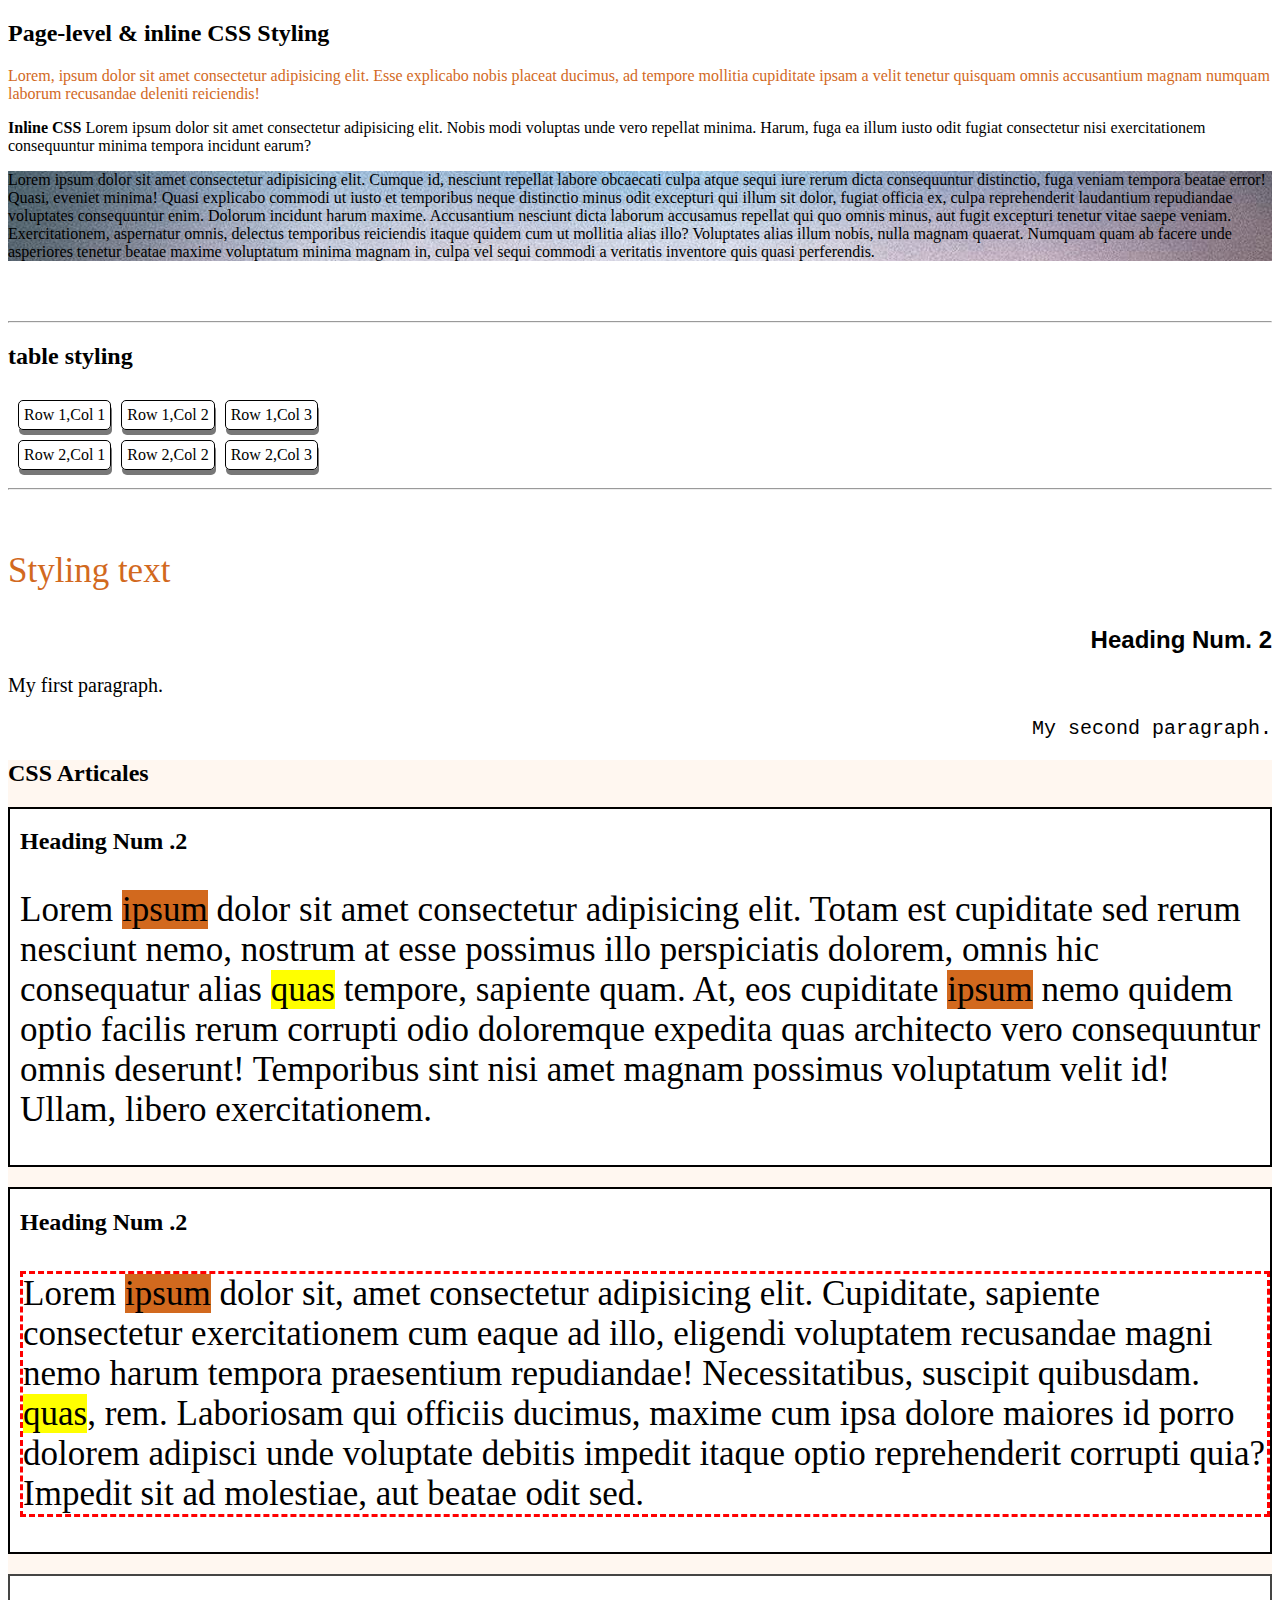
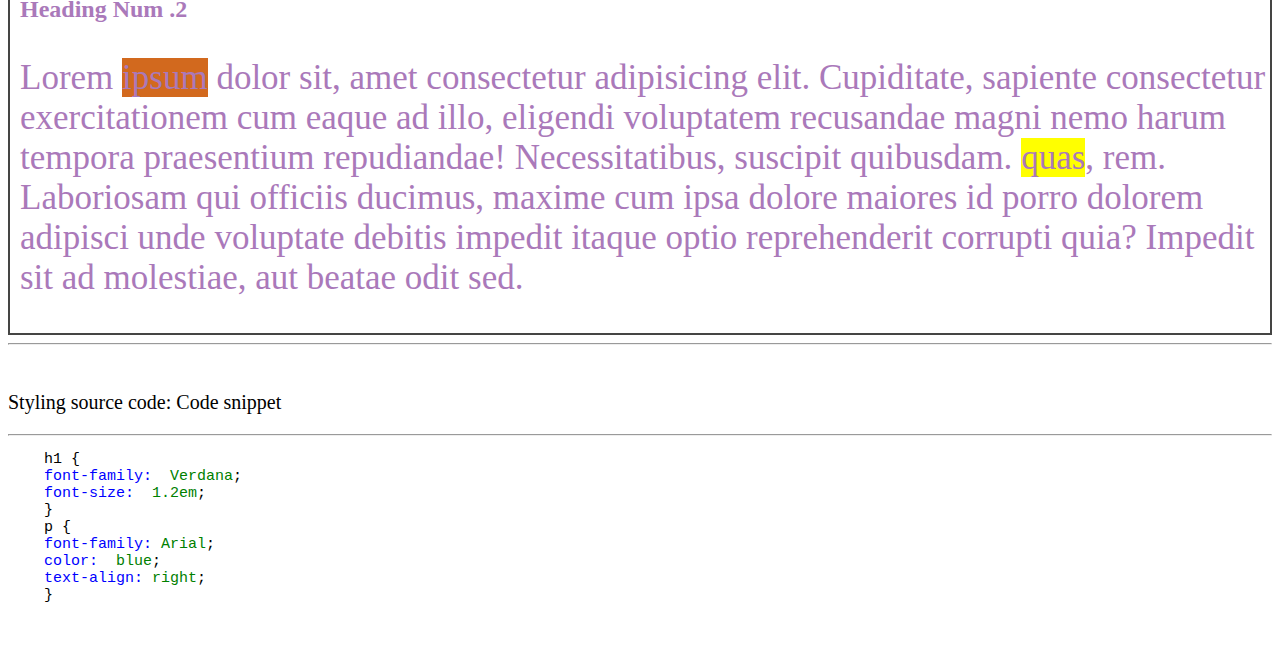
<file: 12-5-2024/index.html>
<!DOCTYPE html>
<html lang="en">
<head>
    <meta charset="UTF-8">
    <meta name="viewport" content="width=device-width, initial-scale=1.0">
    <link rel="stylesheet" href="style.css">
    <title>Document</title>
</head>
<body>
    <h2>Page-level &amp; inline CSS Styling</h2>
    <p style="color: chocolate;">Lorem, ipsum dolor sit amet consectetur adipisicing elit. Esse explicabo nobis placeat ducimus, ad tempore mollitia cupiditate ipsam a velit tenetur quisquam omnis accusantium magnam numquam laborum recusandae deleniti reiciendis!</p>
    <p><span style="font-weight: bold;">Inline CSS</span> Lorem ipsum dolor sit amet consectetur adipisicing elit. Nobis modi voluptas unde vero repellat minima. Harum, fuga ea illum iusto odit fugiat consectetur nisi exercitationem consequuntur minima tempora incidunt earum?</p>
    <p style="background-image:url(pexels-mateusz-dach-99805-3516751.jpg) ;">Lorem ipsum dolor sit amet consectetur adipisicing elit. Cumque id, nesciunt repellat labore obcaecati culpa atque sequi iure rerum dicta consequuntur distinctio, fuga veniam tempora beatae error! Quasi, eveniet minima!
    Quasi explicabo commodi ut iusto et temporibus neque distinctio minus odit excepturi qui illum sit dolor, fugiat officia ex, culpa reprehenderit laudantium repudiandae voluptates consequuntur enim. Dolorum incidunt harum maxime.
    Accusantium nesciunt dicta laborum accusamus repellat qui quo omnis minus, aut fugit excepturi tenetur vitae saepe veniam. Exercitationem, aspernatur omnis, delectus temporibus reiciendis itaque quidem cum ut mollitia alias illo?
    Voluptates alias illum nobis, nulla magnam quaerat. Numquam quam ab facere unde asperiores tenetur beatae maxime voluptatum minima magnam in, culpa vel sequi commodi a veritatis inventore quis quasi perferendis.</p>
    <br><br><hr>
    <h2>table styling</h2>
    <table>
        <tr>
            <td>Row 1,Col 1</td>
            <td>Row 1,Col 2</td>
            <td>Row 1,Col 3</td>
        </tr>
        <tr>
            <td>Row 2,Col 1</td>
            <td>Row 2,Col 2</td>
            <td>Row 2,Col 3</td>
        </tr>
    </table>
    <hr><br>
    <div>
        <p>Styling text</p>
    </div>
    <h2 class="hed">2 .Heading Num</h2>
    <p id="p-1">My first paragraph.</p>
    <p id="p-2">My second paragraph.</p>
    <div class="container">
        <h2 id="h2-2">CSS Articales</h2>
        <div class="div-p1">
            <h2>2. Heading Num</h2>
            <p>Lorem <span id="sp1">ipsum</span> dolor sit amet consectetur adipisicing elit. Totam est cupiditate sed rerum nesciunt nemo, nostrum at esse possimus illo perspiciatis dolorem, omnis hic consequatur alias <span id="sp2">quas</span> tempore, sapiente quam.
            At, eos cupiditate <span id="sp1">ipsum</span> nemo quidem optio facilis rerum corrupti odio doloremque expedita quas architecto vero consequuntur omnis deserunt! Temporibus sint nisi amet magnam possimus voluptatum velit id! Ullam, libero exercitationem.</p>
        </div>
        <div class="div-p2">
            <h2>2. Heading Num</h2>
            <p>Lorem <span id="sp1">ipsum</span> dolor sit, amet consectetur adipisicing elit. Cupiditate, sapiente consectetur exercitationem cum eaque ad illo, eligendi voluptatem recusandae magni nemo harum tempora praesentium repudiandae! Necessitatibus, suscipit quibusdam. <span id="sp2">quas</span>, rem.
            Laboriosam qui officiis ducimus, maxime cum ipsa dolore maiores id porro dolorem adipisci unde voluptate debitis impedit itaque optio reprehenderit corrupti quia? Impedit sit ad molestiae, aut beatae odit sed.</p>
        </div>
        <div class="div-p3">
            <h2>2. Heading Num</h2>
            <p>Lorem <span id="sp1">ipsum</span> dolor sit, amet consectetur adipisicing elit. Cupiditate, sapiente consectetur exercitationem cum eaque ad illo, eligendi voluptatem recusandae magni nemo harum tempora praesentium repudiandae! Necessitatibus, suscipit quibusdam. <span id="sp2">quas</span>, rem.
            Laboriosam qui officiis ducimus, maxime cum ipsa dolore maiores id porro dolorem adipisci unde voluptate debitis impedit itaque optio reprehenderit corrupti quia? Impedit sit ad molestiae, aut beatae odit sed.</p>
        </div>
    </div>
    <hr><br>
    <p style="font-size: 20px;">Styling source code: Code snippet</p>
    <hr>
 <pre>
    h1 {
    <span class="blue">font-family: </span> <span class="green">Verdana</span>;
    <span class="blue">font-size: </span> <span class="green">1.2em</span>;
    }
    p {
    <span class="blue">font-family: </span><span class="green">Arial</span>;
    <span class="blue">color: </span> <span class="green">blue</span>;
    <span class="blue">text-align: </span><span class="green">right</span>;
    }
    </pre>
</body>
</html>
</file>
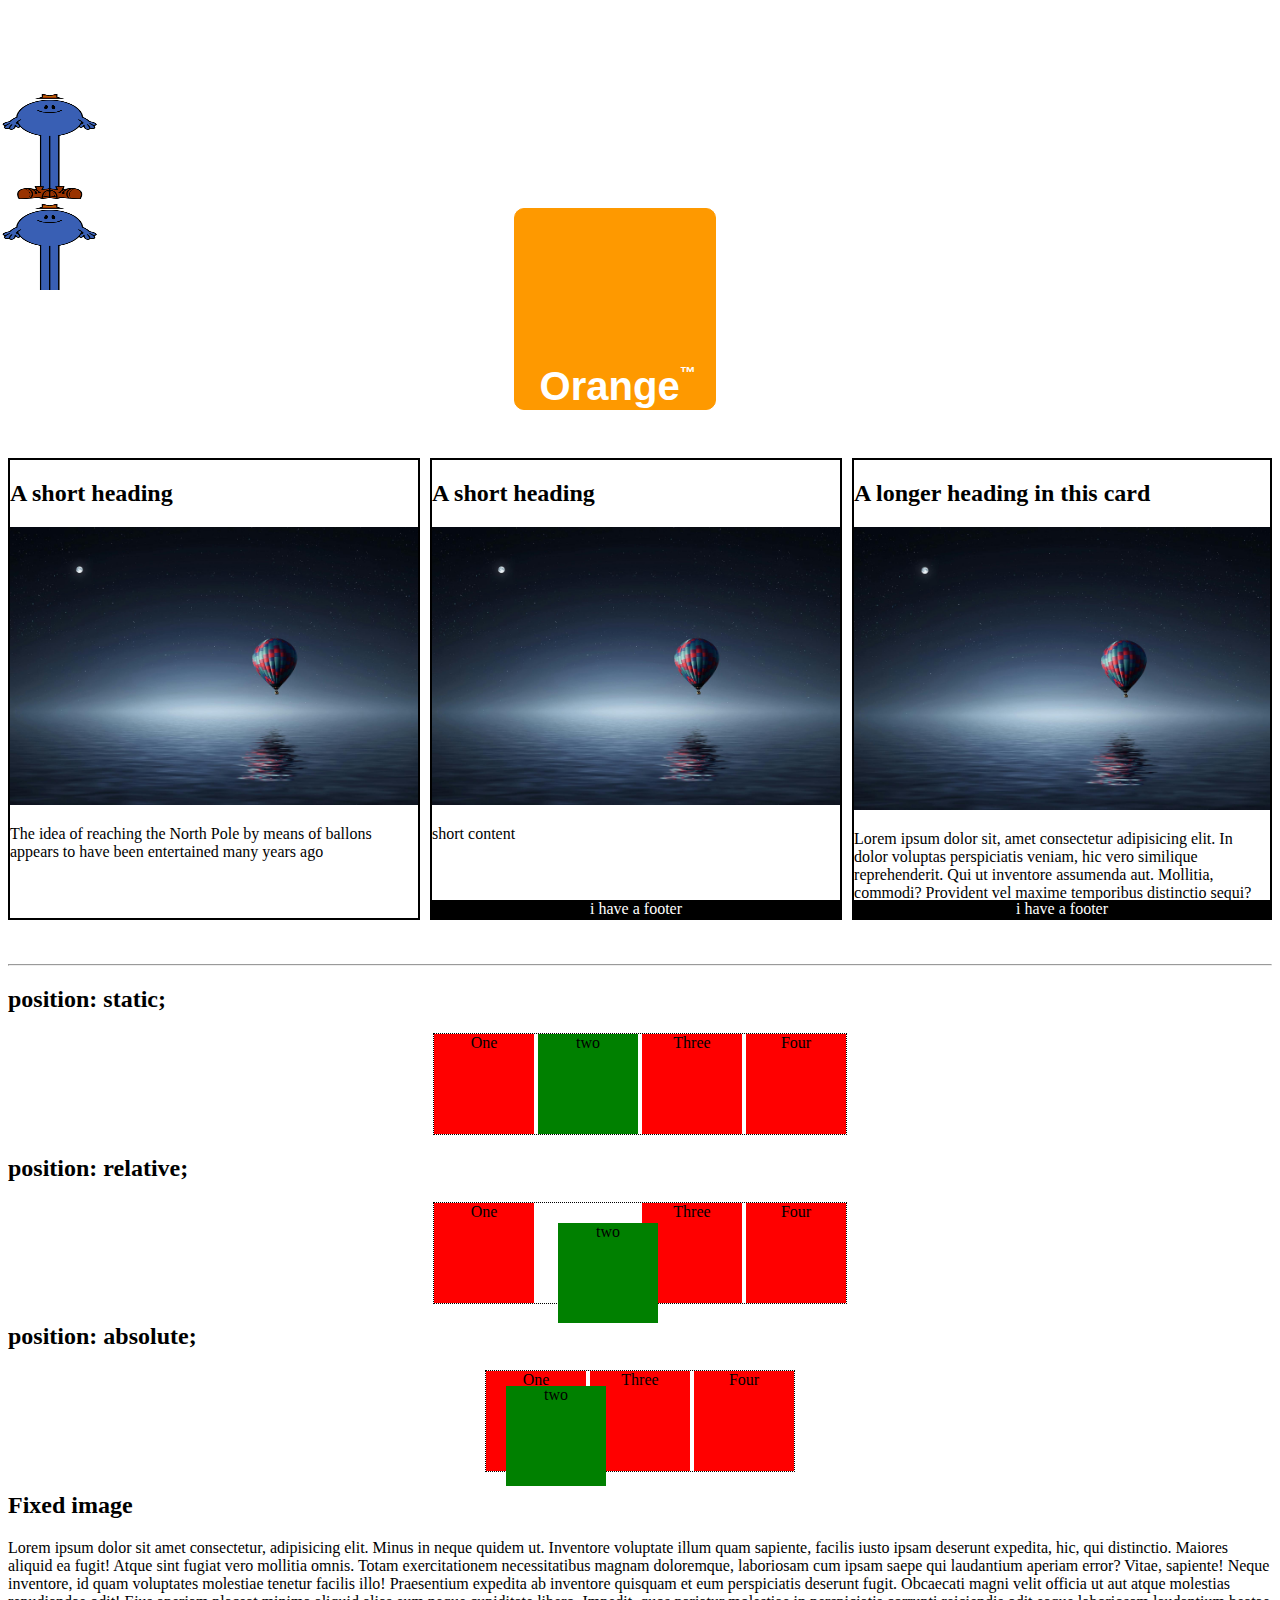
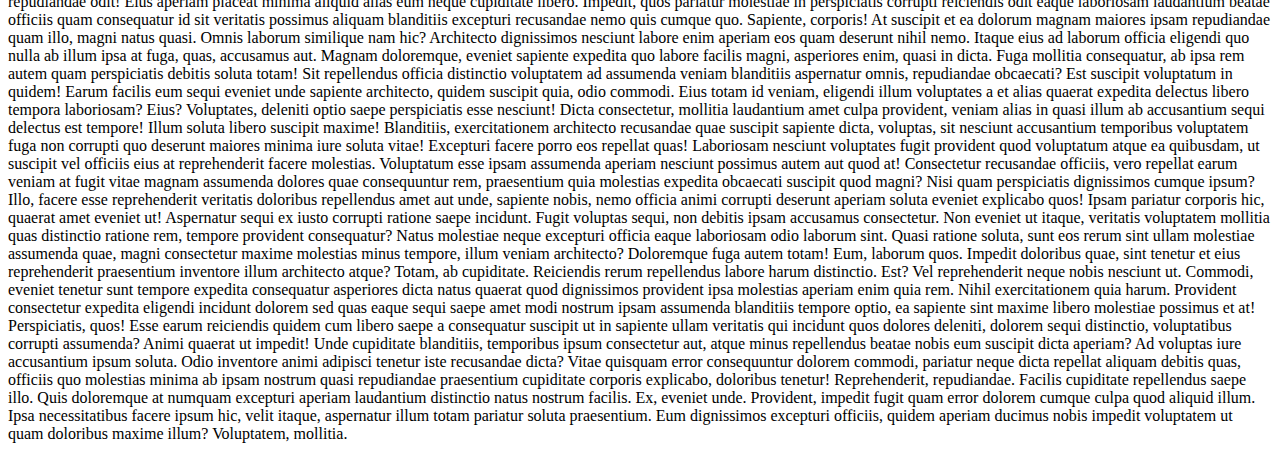
<file: 13-5-2024/index.html>
<!DOCTYPE html>
<html lang="en">
<head>
    <meta charset="UTF-8">
    <meta name="viewport" content="width=device-width, initial-scale=1.0">
    <link rel="stylesheet" href="style.css">
    <title>Document</title>
</head>
<body>
    <div class="orco">
        <div class="orn"><div class="woor">Orange<span style="font-size: 16px; vertical-align: text-top">&trade;</span></div></div>
    </div>
    <div class="cardcontainer">
        <div class="firstC">
            <h2>A short heading</h2>
            <img src="pexels-bess-hamiti-83687-36487.jpg" alt="ballon">
            <p>The idea of reaching the North Pole by means of ballons appears to have been entertained many years ago </p>
        </div>
        <div class="secC">
            <h2>A short heading</h2>
            <img src="pexels-bess-hamiti-83687-36487.jpg" alt="ballon">
            <p>short content </p>
            <footer>i have a footer</footer>
        </div>
        <div class="ther">
            <h2>A longer heading in this card</h2>
            <img src="pexels-bess-hamiti-83687-36487.jpg" alt="ballon">
            <p>Lorem ipsum dolor sit, amet consectetur adipisicing elit. In dolor voluptas perspiciatis veniam, hic vero similique reprehenderit. Qui ut inventore assumenda aut. Mollitia, commodi? Provident vel maxime temporibus distinctio sequi? </p>
            <footer>i have a footer</footer>
        </div>
    </div>
    <br><br>
    <hr>
    <h2>position: static;</h2>
    <div class="staticco">
        <div class="red">One</div>
        <div class="green">two</div>
        <div class="red">Three</div>
        <div class="red">Four</div>

    </div>
    <h2>position: relative;</h2>
    <div class="relativeco">
        <div class="red1">One</div>
        <div class="green1">two</div>
        <div class="red1">Three</div>
        <div class="red1">Four</div>

    </div>
    <h2>position: absolute;</h2>
    <div class="absolute">
        <div class="red2">One</div>
        <div class="green2">two</div>
        <div class="red2">Three</div>
        <div class="red2">Four</div>

    </div>
    <h2>Fixed image</h2>
    
    <p>Lorem ipsum dolor sit amet consectetur, adipisicing elit. Minus in neque quidem ut. Inventore voluptate illum quam sapiente, facilis iusto ipsam deserunt expedita, hic, qui distinctio. Maiores aliquid ea fugit!
    Atque sint fugiat vero mollitia omnis. Totam exercitationem necessitatibus magnam doloremque, laboriosam cum ipsam saepe qui laudantium aperiam error? Vitae, sapiente! Neque inventore, id quam voluptates molestiae tenetur facilis illo!
    Praesentium expedita ab inventore quisquam et eum perspiciatis deserunt fugit. Obcaecati magni velit officia ut aut atque molestias repudiandae odit! Eius aperiam placeat minima aliquid alias eum neque cupiditate libero.
    Impedit, quos pariatur molestiae in perspiciatis corrupti reiciendis odit eaque laboriosam laudantium beatae officiis quam consequatur id sit veritatis possimus aliquam blanditiis excepturi recusandae nemo quis cumque quo. Sapiente, corporis!
    At suscipit et ea dolorum magnam maiores ipsam repudiandae quam illo, magni natus quasi. Omnis laborum similique nam hic? Architecto dignissimos nesciunt labore enim aperiam eos quam deserunt nihil nemo.
    Itaque eius ad laborum officia eligendi quo nulla ab illum ipsa at fuga, quas, accusamus aut. Magnam doloremque, eveniet sapiente expedita quo labore facilis magni, asperiores enim, quasi in dicta.
    Fuga mollitia consequatur, ab ipsa rem autem quam perspiciatis debitis soluta totam! Sit repellendus officia distinctio voluptatem ad assumenda veniam blanditiis aspernatur omnis, repudiandae obcaecati? Est suscipit voluptatum in quidem!
    Earum facilis eum sequi eveniet unde sapiente architecto, quidem suscipit quia, odio commodi. Eius totam id veniam, eligendi illum voluptates a et alias quaerat expedita delectus libero tempora laboriosam? Eius?
    Voluptates, deleniti optio saepe perspiciatis esse nesciunt! Dicta consectetur, mollitia laudantium amet culpa provident, veniam alias in quasi illum ab accusantium sequi delectus est tempore! Illum soluta libero suscipit maxime!
    Blanditiis, exercitationem architecto recusandae quae suscipit sapiente dicta, voluptas, sit nesciunt accusantium temporibus voluptatem fuga non corrupti quo deserunt maiores minima iure soluta vitae! Excepturi facere porro eos repellat quas!
    Laboriosam nesciunt voluptates fugit provident quod voluptatum atque ea quibusdam, ut suscipit vel officiis eius at reprehenderit facere molestias. Voluptatum esse ipsam assumenda aperiam nesciunt possimus autem aut quod at!
    Consectetur recusandae officiis, vero repellat earum veniam at fugit vitae magnam assumenda dolores quae consequuntur rem, praesentium quia molestias expedita obcaecati suscipit quod magni? Nisi quam perspiciatis dignissimos cumque ipsum?
    Illo, facere esse reprehenderit veritatis doloribus repellendus amet aut unde, sapiente nobis, nemo officia animi corrupti deserunt aperiam soluta eveniet explicabo quos! Ipsam pariatur corporis hic, quaerat amet eveniet ut!
    Aspernatur sequi ex iusto corrupti ratione saepe incidunt. Fugit voluptas sequi, non debitis ipsam accusamus consectetur. Non eveniet ut itaque, veritatis voluptatem mollitia quas distinctio ratione rem, tempore provident consequatur?
    Natus molestiae neque excepturi officia eaque laboriosam odio laborum sint. Quasi ratione soluta, sunt eos rerum sint ullam molestiae assumenda quae, magni consectetur maxime molestias minus tempore, illum veniam architecto?
    Doloremque fuga autem totam! Eum, laborum quos. Impedit doloribus quae, sint tenetur et eius reprehenderit praesentium inventore illum architecto atque? Totam, ab cupiditate. Reiciendis rerum repellendus labore harum distinctio. Est?
    Vel reprehenderit neque nobis nesciunt ut. Commodi, eveniet tenetur sunt tempore expedita consequatur asperiores dicta natus quaerat quod dignissimos provident ipsa molestias aperiam enim quia rem. Nihil exercitationem quia harum.
    Provident consectetur expedita eligendi incidunt dolorem sed quas eaque sequi saepe amet modi nostrum ipsam assumenda blanditiis tempore optio, ea sapiente sint maxime libero molestiae possimus et at! Perspiciatis, quos!
    Esse earum reiciendis quidem cum libero saepe a consequatur suscipit ut in sapiente ullam veritatis qui incidunt quos dolores deleniti, dolorem sequi distinctio, voluptatibus corrupti assumenda? Animi quaerat ut impedit!
    Unde cupiditate blanditiis, temporibus ipsum consectetur aut, atque minus repellendus beatae nobis eum suscipit dicta aperiam? Ad voluptas iure accusantium ipsum soluta. Odio inventore animi adipisci tenetur iste recusandae dicta?
    Vitae quisquam error consequuntur dolorem commodi, pariatur neque dicta repellat aliquam debitis quas, officiis quo molestias minima ab ipsam nostrum quasi repudiandae praesentium cupiditate corporis explicabo, doloribus tenetur! Reprehenderit, repudiandae.
    Facilis cupiditate repellendus saepe illo. Quis doloremque at numquam excepturi aperiam laudantium distinctio natus nostrum facilis. Ex, eveniet unde. Provident, impedit fugit quam error dolorem cumque culpa quod aliquid illum.
    Ipsa necessitatibus facere ipsum hic, velit itaque, aspernatur illum totam pariatur soluta praesentium. Eum dignissimos excepturi officiis, quidem aperiam ducimus nobis impedit voluptatem ut quam doloribus maxime illum? Voluptatem, mollitia.</p>
<div class="mrtall"> 
</div>
</body>
</html>
</file>
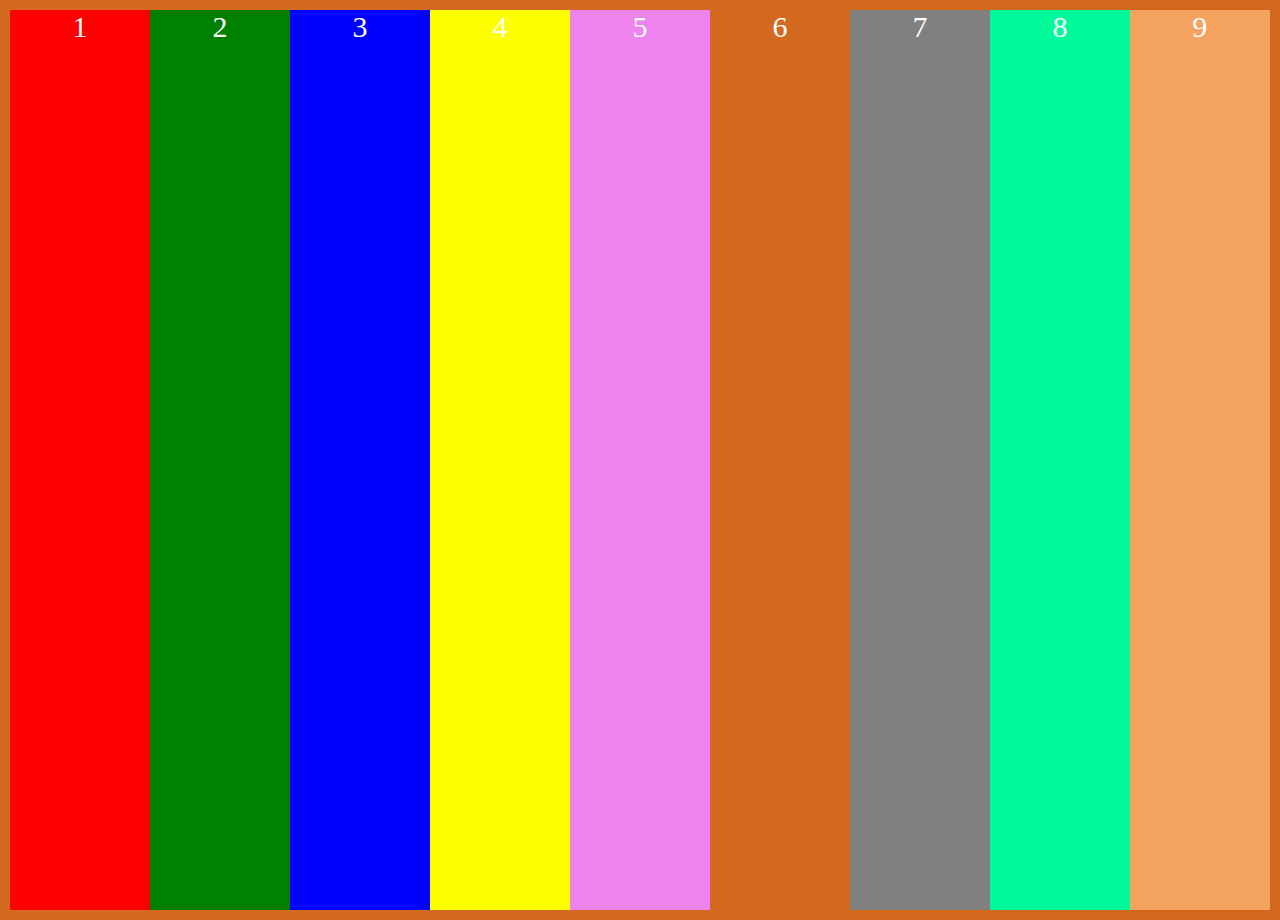
<file: 14-5-2024/index.html>
<!DOCTYPE html>
<html lang="en">
<head>
    <meta charset="UTF-8">
    <meta name="viewport" content="width=device-width, initial-scale=1.0">
    <link rel="stylesheet" href="style.css">
    <title>Document</title>
</head>
<body>
    <div class="container">
        <div class="a1">1</div>
        <div class="a2">2</div>
        <div class="a3">3</div>
        <div class="a4">4</div>
        <div class="a5">5</div>
        <div class="a6">6</div>
        <div class="a7">7</div>
        <div class="a8">8</div>
        <div class="a9">9</div>
    </div>
    
</body>
</html>
</file>
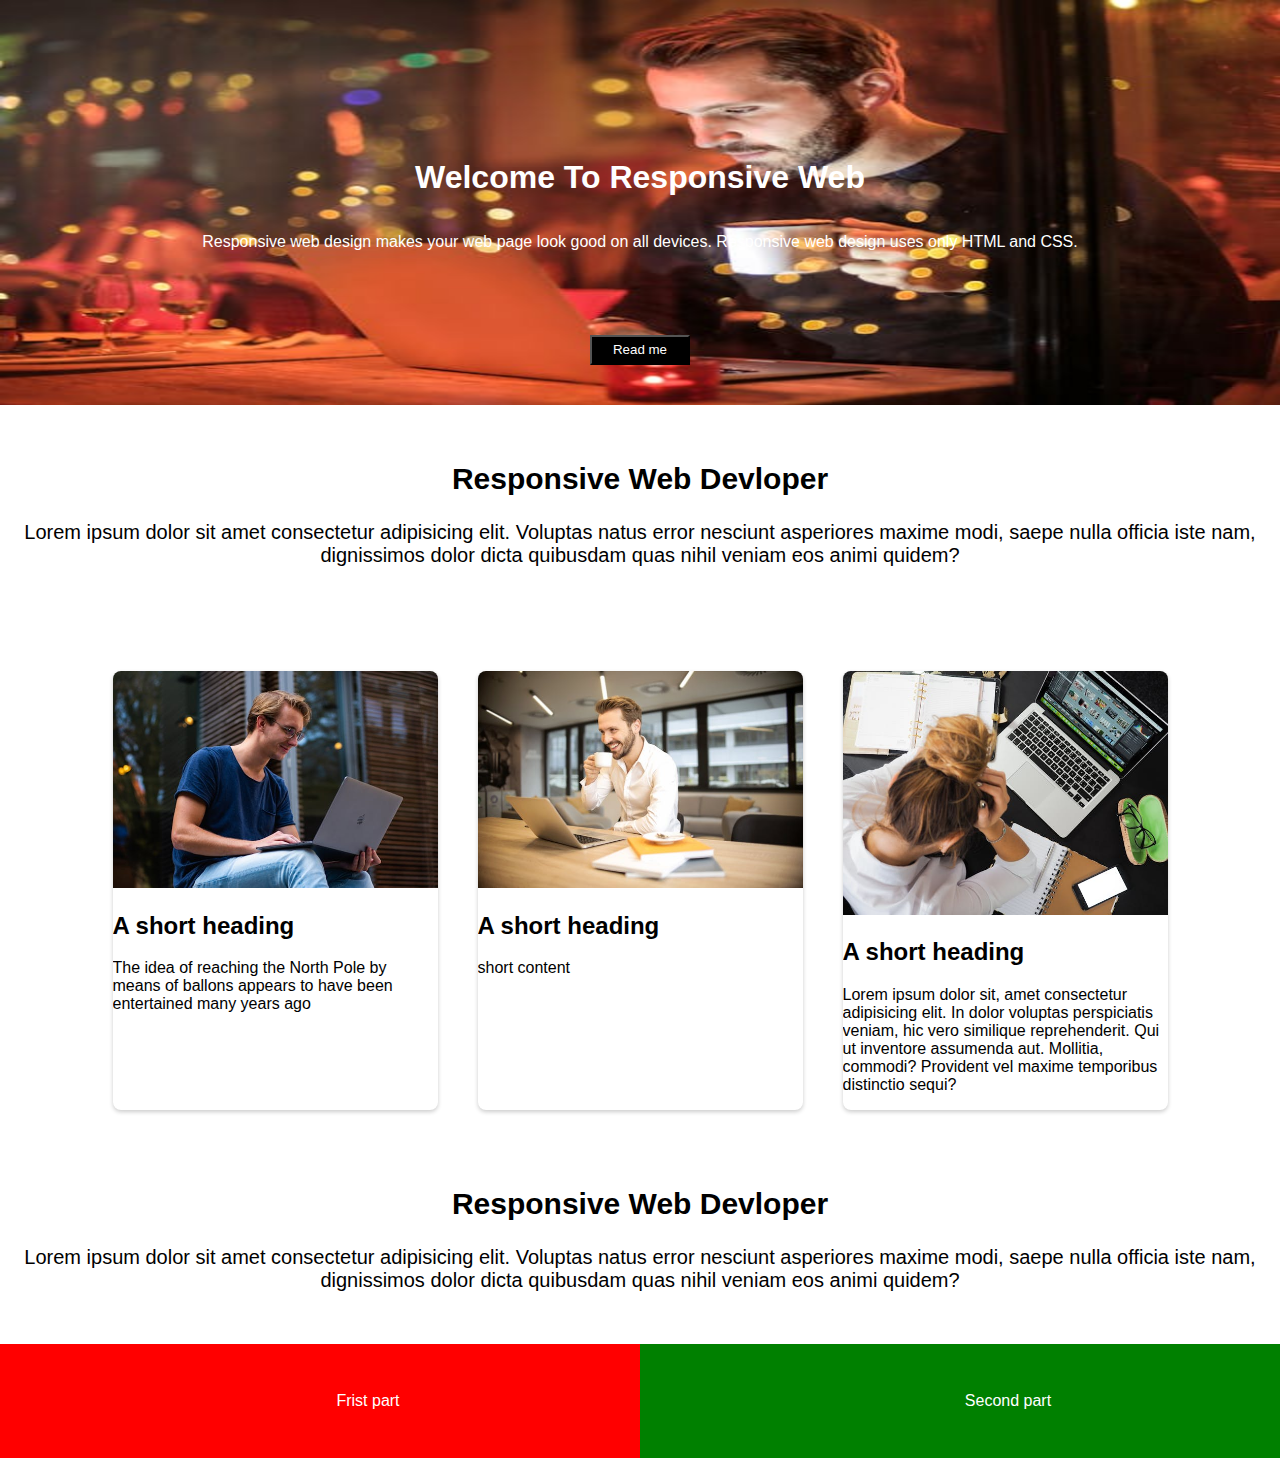
<file: 15-5-2024/index.html>
<!DOCTYPE html>
<html lang="en">
<head>
    <meta charset="UTF-8">
    <meta name="viewport" content="width=device-width, initial-scale=1.0">
    <link rel="stylesheet" href="style.css">
    <title>Document</title>
</head>
<body>
    <header class="hd">
        <h1>Welcome To Responsive Web </h1>
        <p>Responsive web design makes your web page look good on all devices.

            Responsive web design uses only HTML and CSS.</p>
         <button>Read me</button>
    </header>
    <section>
        <div class="cnt">
            <h2>Responsive Web Devloper</h2>
            <p>Lorem ipsum dolor sit amet consectetur adipisicing elit. Voluptas natus error nesciunt asperiores maxime modi, saepe nulla officia iste nam, dignissimos dolor dicta quibusdam quas nihil veniam eos animi quidem?</p>
        </div>
        <div class="cardcontainer">
            <div class="card">
                <img src="pexels-buro-millennial-636760-1438081.jpg" alt="ballon">
                <h2>A short heading</h2>
                <p>The idea of reaching the North Pole by means of ballons appears to have been entertained many years ago </p>
            </div>
            <div class="card">
                <img src="pexels-olly-927451.jpg" alt="ballon">
                <h2>A short heading</h2>
                <p>short content </p>
            </div>
            <div class="card">
                <img src="pexels-energepic-com-27411-313690.jpg" alt="ballon">
                <h2>A short heading</h2>
                <p>Lorem ipsum dolor sit, amet consectetur adipisicing elit. In dolor voluptas perspiciatis veniam, hic vero similique reprehenderit. Qui ut inventore assumenda aut. Mollitia, commodi? Provident vel maxime temporibus distinctio sequi? </p>
            </div>
        </div>
        <div class="cnt">
            <h2>Responsive Web Devloper</h2>
            <p>Lorem ipsum dolor sit amet consectetur adipisicing elit. Voluptas natus error nesciunt asperiores maxime modi, saepe nulla officia iste nam, dignissimos dolor dicta quibusdam quas nihil veniam eos animi quidem?</p>
        </div>
        <div class="container">
            <div class="section1">Frist part</div>
            <div class="section2">Second part</div>
        </div>
    </section>
    
</body>
</html>
</file>
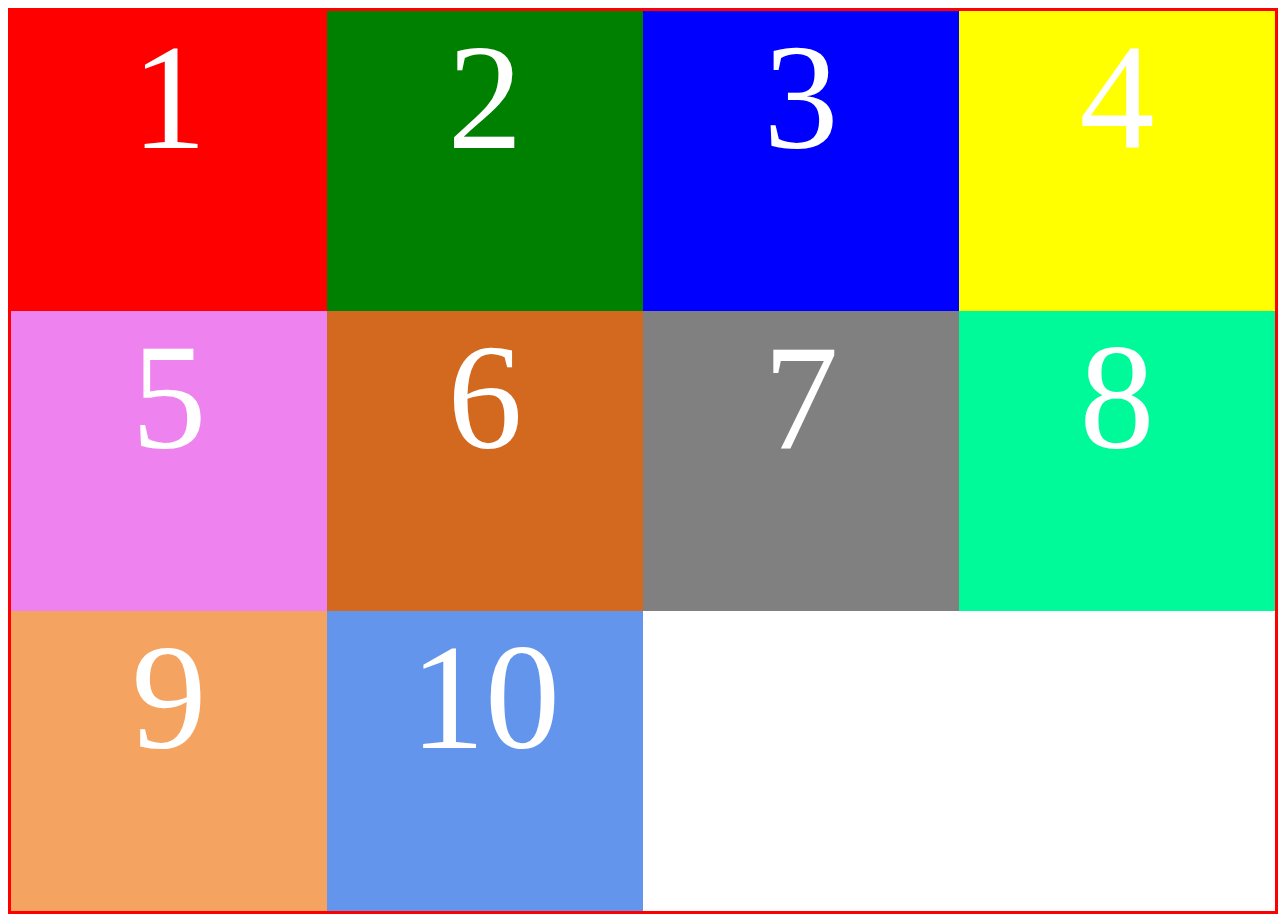
<file: 14-5-2024/index1.html>
<!DOCTYPE html>
<html lang="en">
<head>
    <meta charset="UTF-8">
    <meta name="viewport" content="width=`, initial-scale=1.0">
    <link rel="stylesheet" href="style1.css">
    <title>Document</title>
</head>
<body>
    <div class="container">
        <div class="a1">1</div>
        <div class="a2">2</div>
        <div class="a3">3</div>
        <div class="a4">4</div>
        <div class="a5">5</div>
        <div class="a6">6</div>
        <div class="a7">7</div>
        <div class="a8">8</div>
        <div class="a9">9</div>
        <div class="a10">10</div>
    </div>
    
</body>
</html>
</file>
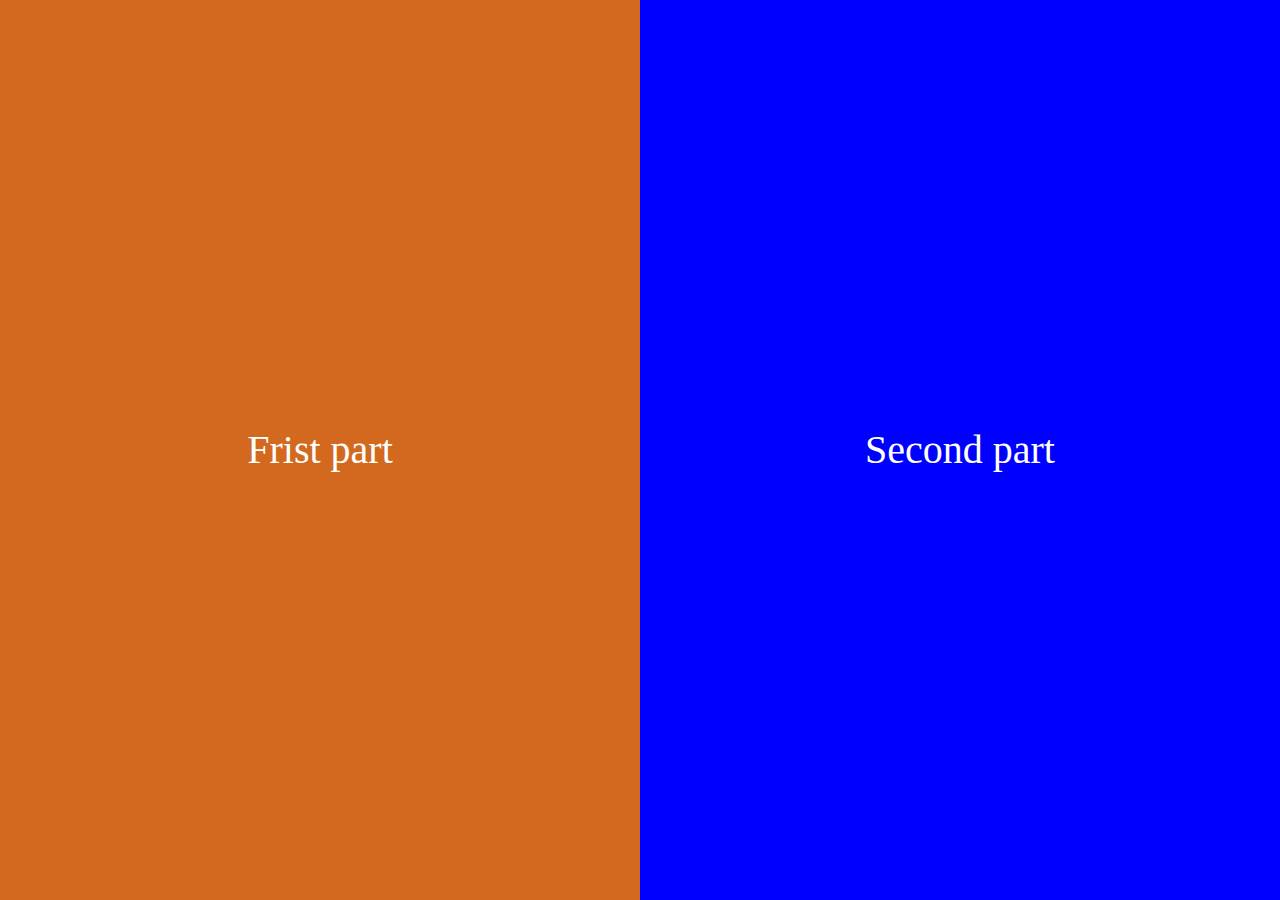
<file: 14-5-2024/index2.html>
<!DOCTYPE html>
<html lang="en">
<head>
    <meta charset="UTF-8">
    <meta name="viewport" content="width=device-width, initial-scale=1.0">
    <link rel="stylesheet" href="style2.css">
    <title>Document</title>
</head>
<body>
    <div class="container">
        <div class="section1">Frist part</div>
        <div class="section2">Second part</div>
    </div>
    
</body>
</html>
</file>
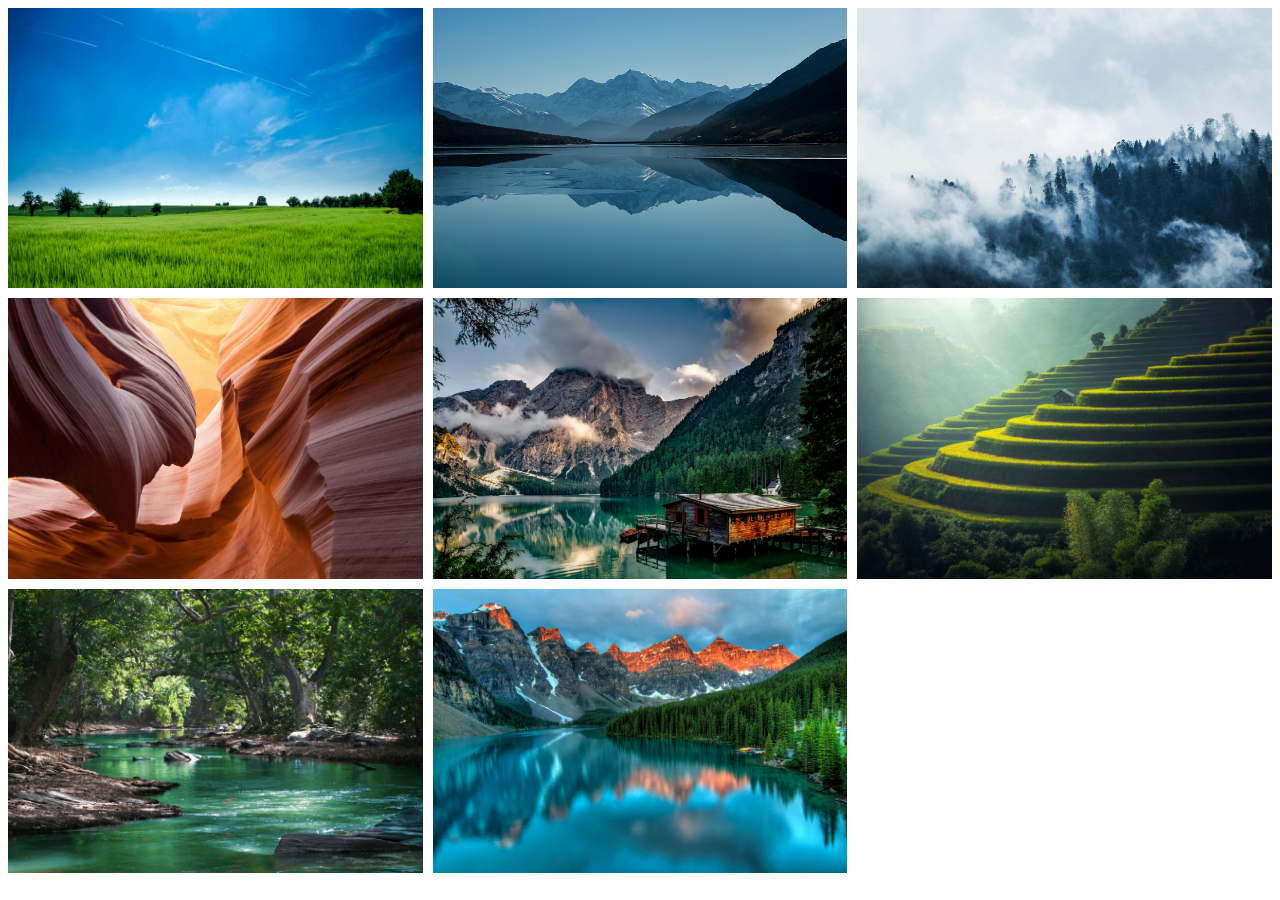
<file: 14-5-2024/index3.html>
<!DOCTYPE html>
<html lang="en">
<head>
    <meta charset="UTF-8">
    <meta name="viewport" content="width=device-width, initial-scale=1.0">
    <link rel="stylesheet" href="style3.css">
    <title>Document</title>
</head>
<body>
    <div class="container">
        <div><img src="pexels-akos-szabo-145938-440731.jpg" alt=""></div>
        <div><img src="pexels-bri-schneiter-28802-346529.jpg" alt=""></div>
        <div> <img src="pexels-lum3n-44775-167699.jpg" alt=""></div>
        <div><img src="pexels-photospublic-33041.jpg" alt=""></div>
        <div><img src="pexels-pixabay-147411.jpg" alt=""></div>
        <div><img src="pexels-pixabay-247599.jpg" alt=""></div>
        <div><img src="pexels-samandgos-709552.jpg" alt=""></div>
        <div><img src="pexels-souvenirpixels-417074.jpg" alt=""></div>
    </div>
    
</body>
</html>
</file>
<file: 12-5-2024/style.css>
td{
    border: 1px solid black;
    border-radius: 5px;
    box-shadow: 1px 5px #777;
    padding: 5px;
}
table {
    border-spacing: 10px;
}
div p{
    font-size: 35px;
    color: chocolate;
}

.hed{
    direction: rtl;    font-family: Verdana, Geneva, Tahoma, sans-serif;}
#p-1{
    font-size: 20px;
}
 #p-2{
    text-align: right;
    font-family: 'Courier New', Courier, monospace;
    font-size: 20px;
}
.div-p1{
    border: 2px black solid;
    background-color: white;
    padding-left: 10px;
}
.div-p1 h2{
    direction: rtl;
    text-align: left;
}
.div-p1 p{
    color: black;
}
#sp1{
    background-color: chocolate;
}
#sp2{
    background-color: yellow;
}
.container{
    background-color: #fff7f0;
}
.div-p2{
    border: 2px black solid;
    background-color: white;
    padding-left: 10px;
    margin-top: 20px;
}
.div-p2 h2{
    direction: rtl;
    text-align: left;
}
.div-p2 p{
    color: black;
    border: 3px dashed red;
}
.div-p3{
    border: 2px solid #454544;
    background-color: white;
    padding-left: 10px;
    margin-top: 20px;
}
.div-p3 h2{
    direction: rtl;
    text-align: left;
    color:#aa79ba;
}
.div-p3 p{
    color:#aa79ba;}
pre h1{
    font-size: 16px;
}
.green{
    color: green;
}
.blue{
    color:blue
}
pre{
    font-size: 15px;
}
</file>
<file: 13-5-2024/style.css>
.orco{
    width: 400px;
    height: 400px;
    position: relative;
    left: 40%;
    top: 200px;
}
.orn{
    background-color:#FE9900;
    border: #FE9900 1px solid;
    border-radius: 10px;
    position: relative;
    color: white;
    font-family:sans-serif;
    font-weight: bold;
    font-size: 40px;
    width: 200px;
    height: 200px;
    
}
.woor{
    position: absolute;
    bottom: 0;
    left: 25px;
}
.cardcontainer{
    
    display: grid;
    grid-gap: 10px;
    grid-template-columns: auto auto auto;
    margin-top: 50px;
}
img{
    max-width: 100%;
    height: auto;
   
}
.firstC,.secC,.ther{
    border: 2px black solid;
    position: relative;
    
}
footer{
    background-color: black;
    color: white;
    position: absolute;
    bottom: 0;
    width: 100%;
    height: auto;
    text-align: center;
}
.staticco{
    border: 1px black dotted;
    width:fit-content;
    margin: 0 auto;

}
.red{
    background-color: red;
    display: inline-block;
    width: 100px;
    height: 100px;
    text-align: center;
}
.green{
    display: inline-block;
    background-color: green;
    width: 100px;
    height: 100px;
    text-align: center;

}
.relativeco{
    border: 1px black dotted;
    width:fit-content;
    margin: 0 auto;

}
.red1{
    background-color: red;
    display: inline-block;
    width: 100px;
    height: 100px;
    text-align: center;
}
.green1{
    display: inline-block;
    position: relative;
    top: 20px;
    left: 20px;
    background-color: green;
    width: 100px;
    height: 100px;
    text-align: center;

}
.absolute{
    border: 1px black dotted;
    width:fit-content;
    position: relative;
    margin: 0 auto;

}
.red2{
    background-color: red;
    display: inline-block;
    width: 100px;
    height: 100px;
    text-align: center;
}
.green2{
    display: inline-block;
    position: absolute;
     top:15px;
    left: 20px;
    background-color: green;
    width: 100px;
    height: 100px;
    text-align: center;

}
.mrtall{
    background-image: url(mr_tall_vector_by_keronianniroro_ddi4x6b-375w-2x.png);
    height: 200px;
    background-repeat: repeat-y;
    background-size: 100px 110px;
    z-index: 999999;
    position: fixed;
    top: 90px;
    right: 0;
    width: 100%;
}
</file>
<file: 14-5-2024/style.css>
body{
    margin: 0;
    padding: 0;
}
.container{
    display: flex;
    height: 100vh;
    border: 10px solid chocolate;
    text-align: center;
    font-size: 30px;
    color: white;
}
.a1{
    background-color: red;
    flex-direction: column;
    width: 11.11111111111111%;
}
.a2{
    background-color: green;
    flex-direction: column;
    width: 11.11111111111111%;
}
.a3{
    background-color: blue;
    flex-direction: column;
    width: 11.11111111111111%;
}
.a4{
    background-color: yellow;
    flex-direction: column;
    width: 11.11111111111111%;
}
.a5{
    background-color: violet;
    flex-direction: column;
    width: 11.11111111111111%;
}
.a6{
    background-color: chocolate;
    flex-direction: column;
    width: 11.11111111111111%;
}
.a7{
    background-color: gray;
    flex-direction: column;
    width: 11.11111111111111%;
}
.a8{
    background-color: mediumspringgreen;
    flex-direction: column;
    width: 11.11111111111111%;
}
.a9{
    background-color: sandybrown;
    flex-direction: column;
    width: 11.11111111111111%;
}
</file>
<file: 15-5-2024/style.css>
body {
    margin: 0;
    padding: 0;
    font-family: Arial, sans-serif;
}

.hd {
    background-image: url(pexels-olly-842548.jpg);
    background-size: 100% 100%;
    height: 45vh;
    display: flex;
    flex-direction: column;
    justify-content: center;
    align-items: center;
    position: relative;
    color: white;
    text-align: center;
}

.hd h1 {
    font-size: 2rem;
}

.hd p {
    font-size: 1rem;
    margin-bottom: 1rem;
}

.hd button {
    background-color: black;
    color: white;
    width: 100px;
    height: 30px;
    position: absolute;
    bottom: 10%;
}

.cnt {
    background-color: white;
    text-align: center;
    font-size: 1.25rem;
    padding: 2rem 0;
}

.cardcontainer {
    display: flex;
    justify-content: center;
    flex-wrap: wrap;
    margin-top: 2rem;
}

.card {
    width: 325px;
    border-radius: 8px;
    overflow: hidden;
    box-shadow: 0px 2px 4px rgba(0, 0, 0, 0.2);
    margin: 20px;
}

.card img {
    width: 100%;
    height: auto;
}


.container {
    display: grid;
    grid-template-columns: 1fr 1fr;
    justify-content: center;
    text-align: center;
    color: white;
}

.section1{
    background-color: red;
}
.section2{
    background-color: green;
}
.section1, .section2 {
    width: 100%;
    padding: 3rem;
}
@media only screen and (max-width: 768px) {
    .hd {
        height: 60vh;
    }
    .container{
        grid-template-rows: 1fr 1fr;
        justify-content: center;
        text-align: center;
    }
}
</file>
<file: 14-5-2024/style1.css>
.container{
    border: 3px solid red;
    display: grid;
    height: 100vh;
    width: 100%;
    font-size: 150px;
    color: white;
    text-align: center;
    grid-template-columns: 1fr 1fr 1fr 1fr ;
}
.a1{
    background-color: red;
    
   
}
.a2{
    background-color: green;
    
}
.a3{
    background-color: blue;
    
}
.a4{
    background-color: yellow;
    
}
.a5{
    background-color: violet;
    
}
.a6{
    background-color: chocolate;
    
}
.a7{
    background-color: gray;
    
}
.a8{
    background-color: mediumspringgreen;
    
}
.a9{
    background-color: sandybrown;
    
}
.a10{
    background-color: cornflowerblue;
}
</file>
<file: 14-5-2024/style2.css>
body{
    margin: 0;
    
}
.container{
    width: 100%;
    height: 100vh;
    display: flex;
    text-align: center;
    vertical-align: middle;
    line-height: 100vh; 
    text-align: center;
    vertical-align: middle;
    font-size: 40px;
    color: white;
    
}
.section1{
    background-color: chocolate;
    width: 50%;
}
.section2{
    background-color: blue;
    width: 50%;

}
</file>
<file: 14-5-2024/style3.css>
.container{
    display: grid;
    grid-template-columns: 1fr 1fr 1fr;
    row-gap: 10px;
    column-gap: 10px;
}
.container img{
    width: 100%;
    height: 100%;
}
</file>
